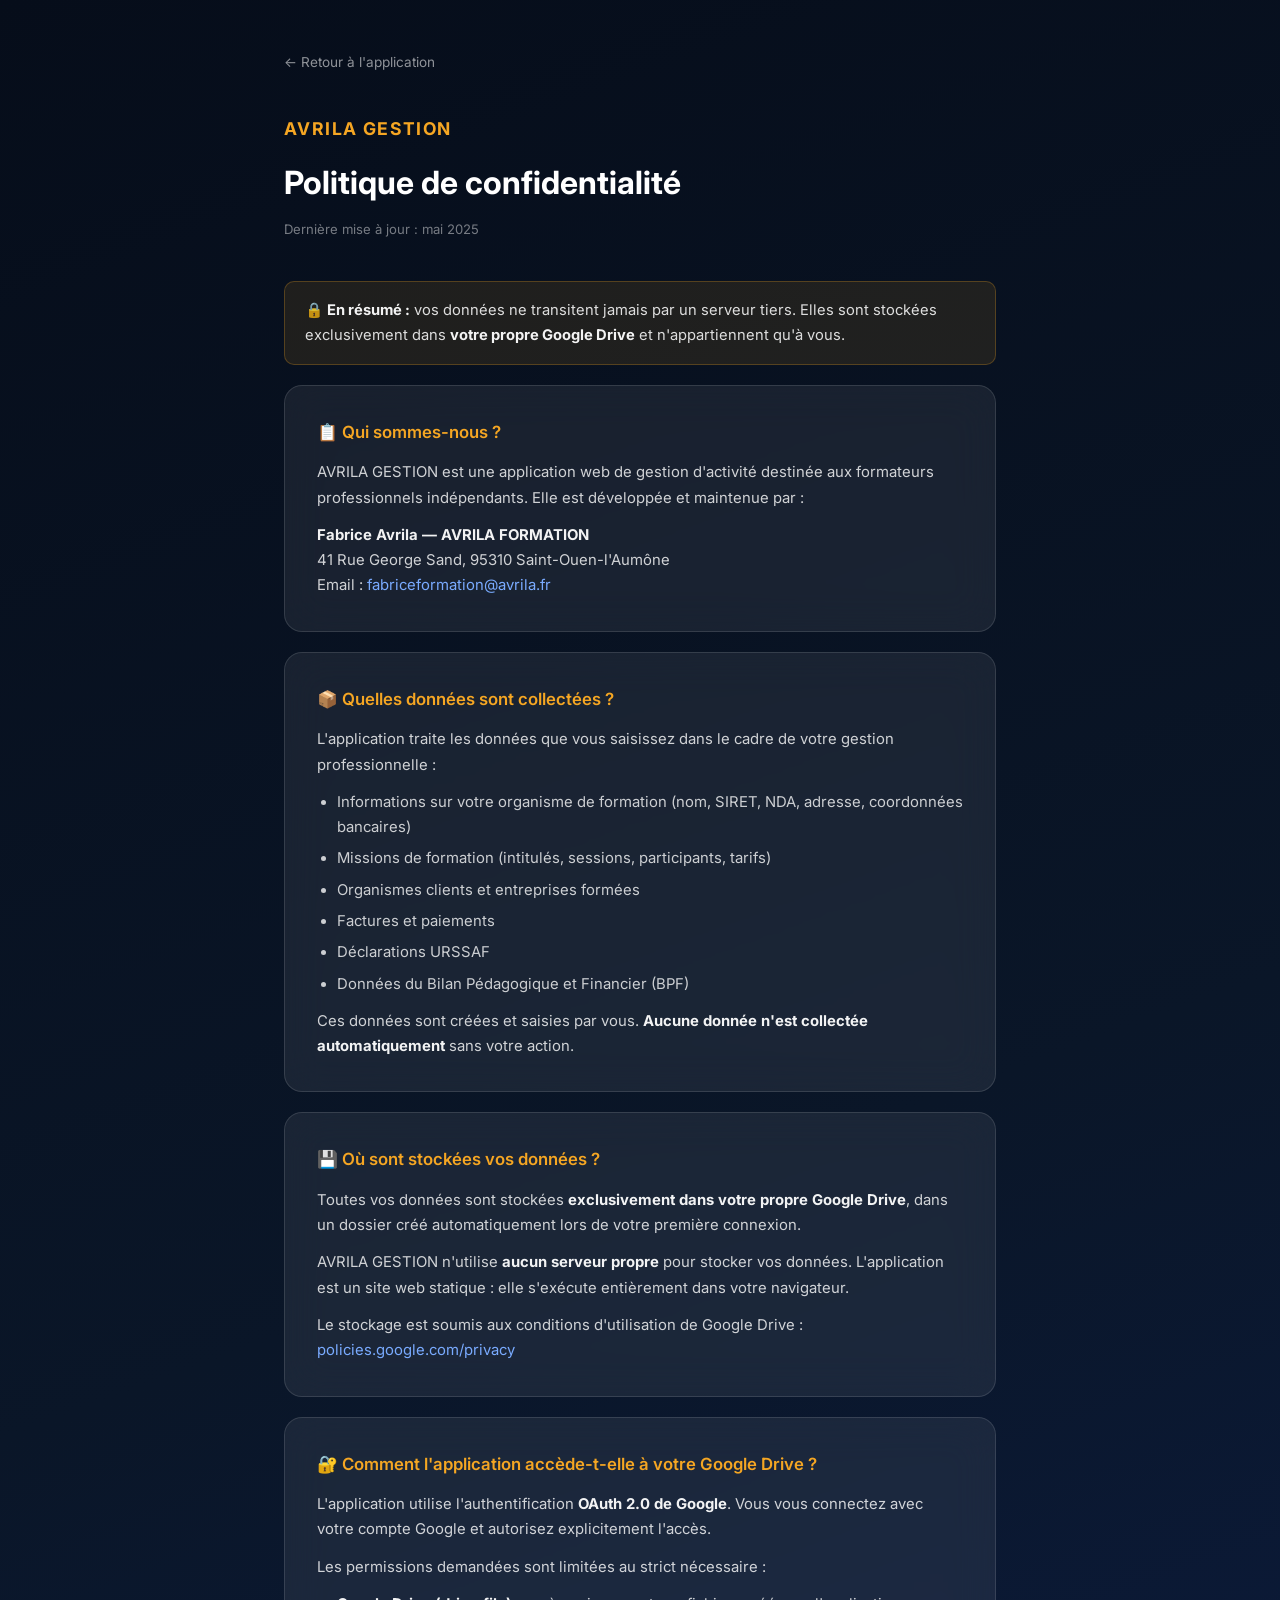
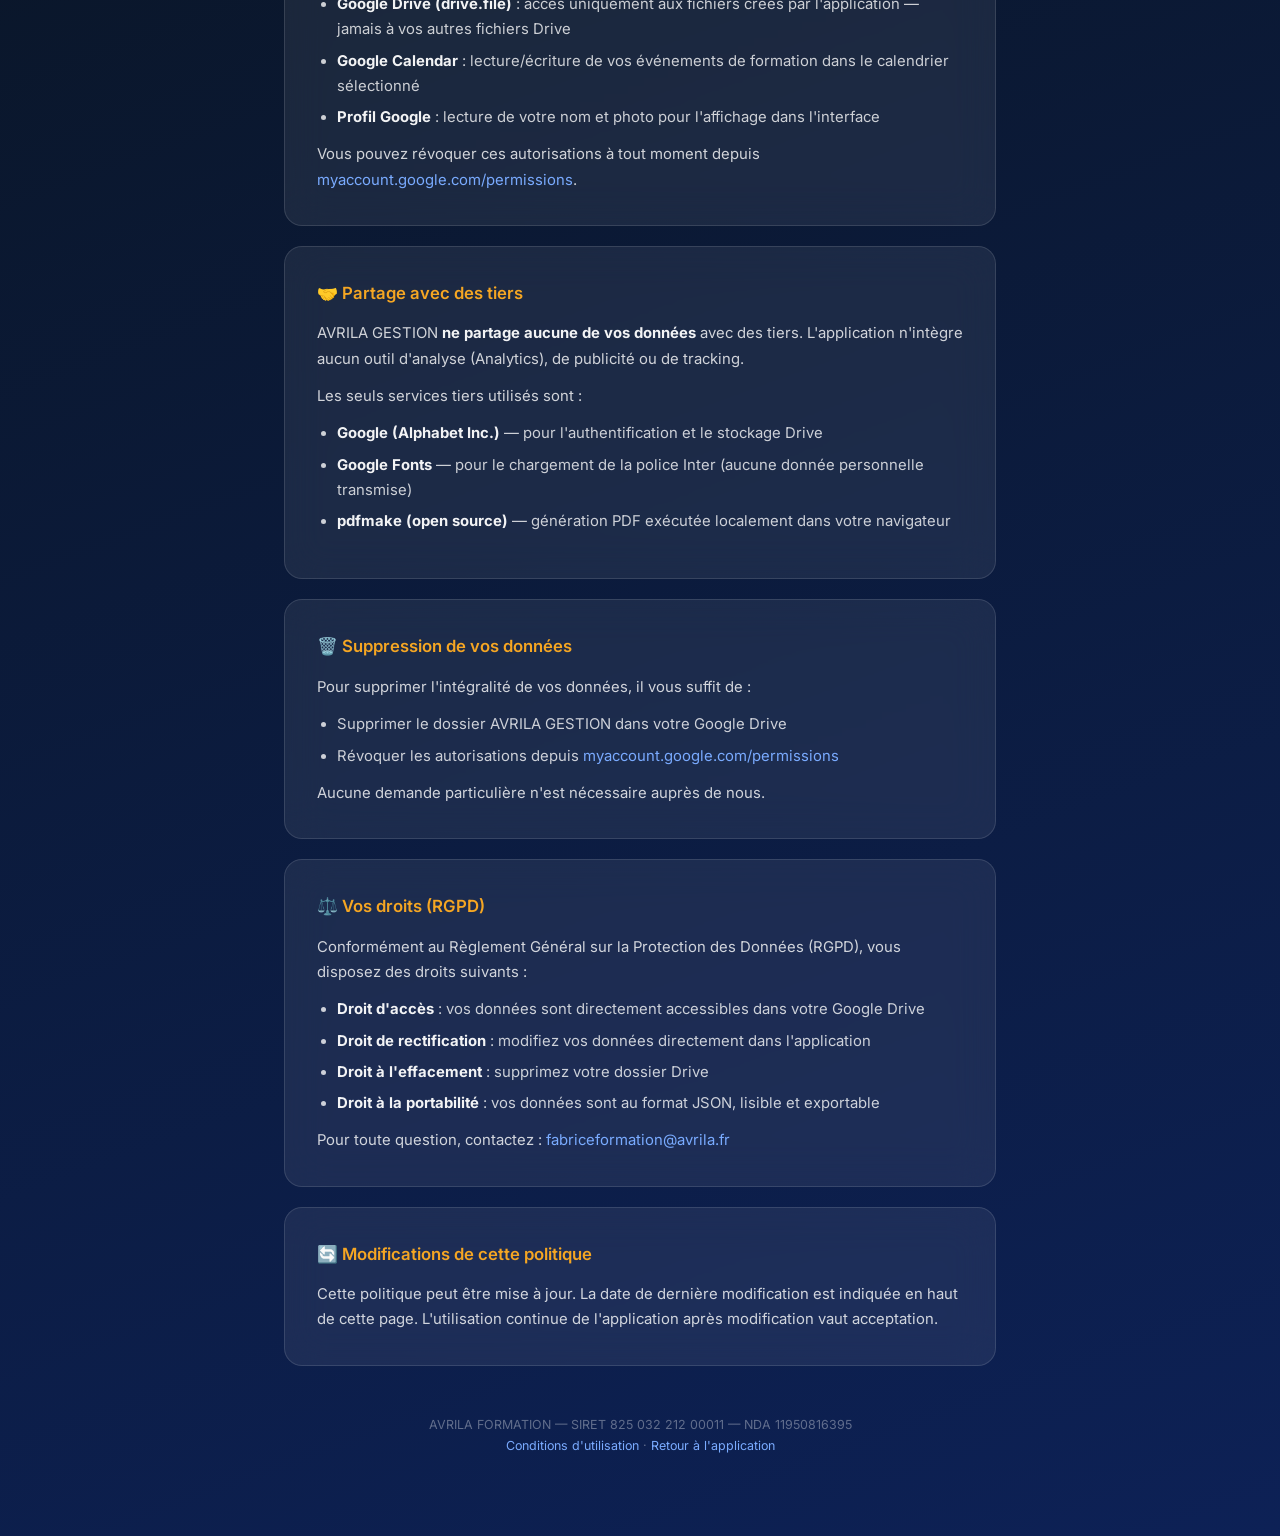
<file: privacy.html>
<!DOCTYPE html>
<html lang="fr">
<head>
  <meta charset="UTF-8">
  <meta name="viewport" content="width=device-width, initial-scale=1.0">
  <meta name="theme-color" content="#1B3A8C">
  <title>Politique de confidentialité — AVRILA GESTION</title>
  <link rel="preconnect" href="https://fonts.googleapis.com">
  <link href="https://fonts.googleapis.com/css2?family=Inter:wght@300;400;500;600;700&display=swap" rel="stylesheet">
  <style>
    *, *::before, *::after { box-sizing: border-box; margin: 0; padding: 0; }
    body {
      font-family: 'Inter', -apple-system, BlinkMacSystemFont, sans-serif;
      background: linear-gradient(160deg, #060d1a 0%, #0a1628 40%, #0d2156 100%);
      color: rgba(255,255,255,0.92);
      min-height: 100vh;
      line-height: 1.7;
    }
    .page {
      max-width: 760px;
      margin: 0 auto;
      padding: 48px 24px 80px;
    }
    .back-link {
      display: inline-flex;
      align-items: center;
      gap: 8px;
      color: rgba(255,255,255,0.55);
      text-decoration: none;
      font-size: 0.85rem;
      margin-bottom: 40px;
      transition: color 0.2s;
    }
    .back-link:hover { color: rgba(255,255,255,0.9); }
    .brand {
      display: flex;
      align-items: center;
      gap: 14px;
      margin-bottom: 12px;
    }
    .brand-name {
      font-size: 1.1rem;
      font-weight: 700;
      letter-spacing: 0.08em;
      color: #F5A623;
    }
    h1 {
      font-size: 2rem;
      font-weight: 700;
      margin-bottom: 8px;
      color: #fff;
    }
    .date-update {
      font-size: 0.82rem;
      color: rgba(255,255,255,0.45);
      margin-bottom: 40px;
    }
    .card {
      background: rgba(255,255,255,0.07);
      border: 1px solid rgba(255,255,255,0.12);
      border-radius: 18px;
      padding: 32px;
      margin-bottom: 20px;
      backdrop-filter: blur(20px);
    }
    h2 {
      font-size: 1.05rem;
      font-weight: 600;
      color: #F5A623;
      margin-bottom: 14px;
      display: flex;
      align-items: center;
      gap: 8px;
    }
    p { color: rgba(255,255,255,0.80); margin-bottom: 12px; font-size: 0.93rem; }
    p:last-child { margin-bottom: 0; }
    ul { margin: 10px 0 12px 20px; }
    li { color: rgba(255,255,255,0.78); font-size: 0.93rem; margin-bottom: 6px; }
    strong { color: rgba(255,255,255,0.95); }
    a { color: #7aabff; text-decoration: none; }
    a:hover { text-decoration: underline; }
    .highlight {
      background: rgba(245,166,35,0.10);
      border: 1px solid rgba(245,166,35,0.25);
      border-radius: 10px;
      padding: 16px 20px;
      margin-bottom: 20px;
      font-size: 0.92rem;
      color: rgba(255,255,255,0.85);
    }
    footer {
      text-align: center;
      margin-top: 48px;
      font-size: 0.78rem;
      color: rgba(255,255,255,0.35);
    }
  </style>
</head>
<body>
  <div class="page">

    <a href="./index.html" class="back-link">← Retour à l'application</a>

    <div class="brand">
      <span class="brand-name">AVRILA GESTION</span>
    </div>
    <h1>Politique de confidentialité</h1>
    <p class="date-update">Dernière mise à jour : mai 2025</p>

    <div class="highlight">
      🔒 <strong>En résumé :</strong> vos données ne transitent jamais par un serveur tiers. Elles sont stockées exclusivement dans <strong>votre propre Google Drive</strong> et n'appartiennent qu'à vous.
    </div>

    <div class="card">
      <h2>📋 Qui sommes-nous ?</h2>
      <p>AVRILA GESTION est une application web de gestion d'activité destinée aux formateurs professionnels indépendants. Elle est développée et maintenue par :</p>
      <p><strong>Fabrice Avrila — AVRILA FORMATION</strong><br>
      41 Rue George Sand, 95310 Saint-Ouen-l'Aumône<br>
      Email : <a href="mailto:fabriceformation@avrila.fr">fabriceformation@avrila.fr</a></p>
    </div>

    <div class="card">
      <h2>📦 Quelles données sont collectées ?</h2>
      <p>L'application traite les données que vous saisissez dans le cadre de votre gestion professionnelle :</p>
      <ul>
        <li>Informations sur votre organisme de formation (nom, SIRET, NDA, adresse, coordonnées bancaires)</li>
        <li>Missions de formation (intitulés, sessions, participants, tarifs)</li>
        <li>Organismes clients et entreprises formées</li>
        <li>Factures et paiements</li>
        <li>Déclarations URSSAF</li>
        <li>Données du Bilan Pédagogique et Financier (BPF)</li>
      </ul>
      <p>Ces données sont créées et saisies par vous. <strong>Aucune donnée n'est collectée automatiquement</strong> sans votre action.</p>
    </div>

    <div class="card">
      <h2>💾 Où sont stockées vos données ?</h2>
      <p>Toutes vos données sont stockées <strong>exclusivement dans votre propre Google Drive</strong>, dans un dossier créé automatiquement lors de votre première connexion.</p>
      <p>AVRILA GESTION n'utilise <strong>aucun serveur propre</strong> pour stocker vos données. L'application est un site web statique : elle s'exécute entièrement dans votre navigateur.</p>
      <p>Le stockage est soumis aux conditions d'utilisation de Google Drive : <a href="https://policies.google.com/privacy" target="_blank">policies.google.com/privacy</a></p>
    </div>

    <div class="card">
      <h2>🔐 Comment l'application accède-t-elle à votre Google Drive ?</h2>
      <p>L'application utilise l'authentification <strong>OAuth 2.0 de Google</strong>. Vous vous connectez avec votre compte Google et autorisez explicitement l'accès.</p>
      <p>Les permissions demandées sont limitées au strict nécessaire :</p>
      <ul>
        <li><strong>Google Drive (drive.file)</strong> : accès uniquement aux fichiers créés par l'application — jamais à vos autres fichiers Drive</li>
        <li><strong>Google Calendar</strong> : lecture/écriture de vos événements de formation dans le calendrier sélectionné</li>
        <li><strong>Profil Google</strong> : lecture de votre nom et photo pour l'affichage dans l'interface</li>
      </ul>
      <p>Vous pouvez révoquer ces autorisations à tout moment depuis <a href="https://myaccount.google.com/permissions" target="_blank">myaccount.google.com/permissions</a>.</p>
    </div>

    <div class="card">
      <h2>🤝 Partage avec des tiers</h2>
      <p>AVRILA GESTION <strong>ne partage aucune de vos données</strong> avec des tiers. L'application n'intègre aucun outil d'analyse (Analytics), de publicité ou de tracking.</p>
      <p>Les seuls services tiers utilisés sont :</p>
      <ul>
        <li><strong>Google (Alphabet Inc.)</strong> — pour l'authentification et le stockage Drive</li>
        <li><strong>Google Fonts</strong> — pour le chargement de la police Inter (aucune donnée personnelle transmise)</li>
        <li><strong>pdfmake (open source)</strong> — génération PDF exécutée localement dans votre navigateur</li>
      </ul>
    </div>

    <div class="card">
      <h2>🗑️ Suppression de vos données</h2>
      <p>Pour supprimer l'intégralité de vos données, il vous suffit de :</p>
      <ul>
        <li>Supprimer le dossier AVRILA GESTION dans votre Google Drive</li>
        <li>Révoquer les autorisations depuis <a href="https://myaccount.google.com/permissions" target="_blank">myaccount.google.com/permissions</a></li>
      </ul>
      <p>Aucune demande particulière n'est nécessaire auprès de nous.</p>
    </div>

    <div class="card">
      <h2>⚖️ Vos droits (RGPD)</h2>
      <p>Conformément au Règlement Général sur la Protection des Données (RGPD), vous disposez des droits suivants :</p>
      <ul>
        <li><strong>Droit d'accès</strong> : vos données sont directement accessibles dans votre Google Drive</li>
        <li><strong>Droit de rectification</strong> : modifiez vos données directement dans l'application</li>
        <li><strong>Droit à l'effacement</strong> : supprimez votre dossier Drive</li>
        <li><strong>Droit à la portabilité</strong> : vos données sont au format JSON, lisible et exportable</li>
      </ul>
      <p>Pour toute question, contactez : <a href="mailto:fabriceformation@avrila.fr">fabriceformation@avrila.fr</a></p>
    </div>

    <div class="card">
      <h2>🔄 Modifications de cette politique</h2>
      <p>Cette politique peut être mise à jour. La date de dernière modification est indiquée en haut de cette page. L'utilisation continue de l'application après modification vaut acceptation.</p>
    </div>

    <footer>
      AVRILA FORMATION — SIRET 825 032 212 00011 — NDA 11950816395<br>
      <a href="./terms.html">Conditions d'utilisation</a> · <a href="./index.html">Retour à l'application</a>
    </footer>

  </div>
</body>
</html>
</file>
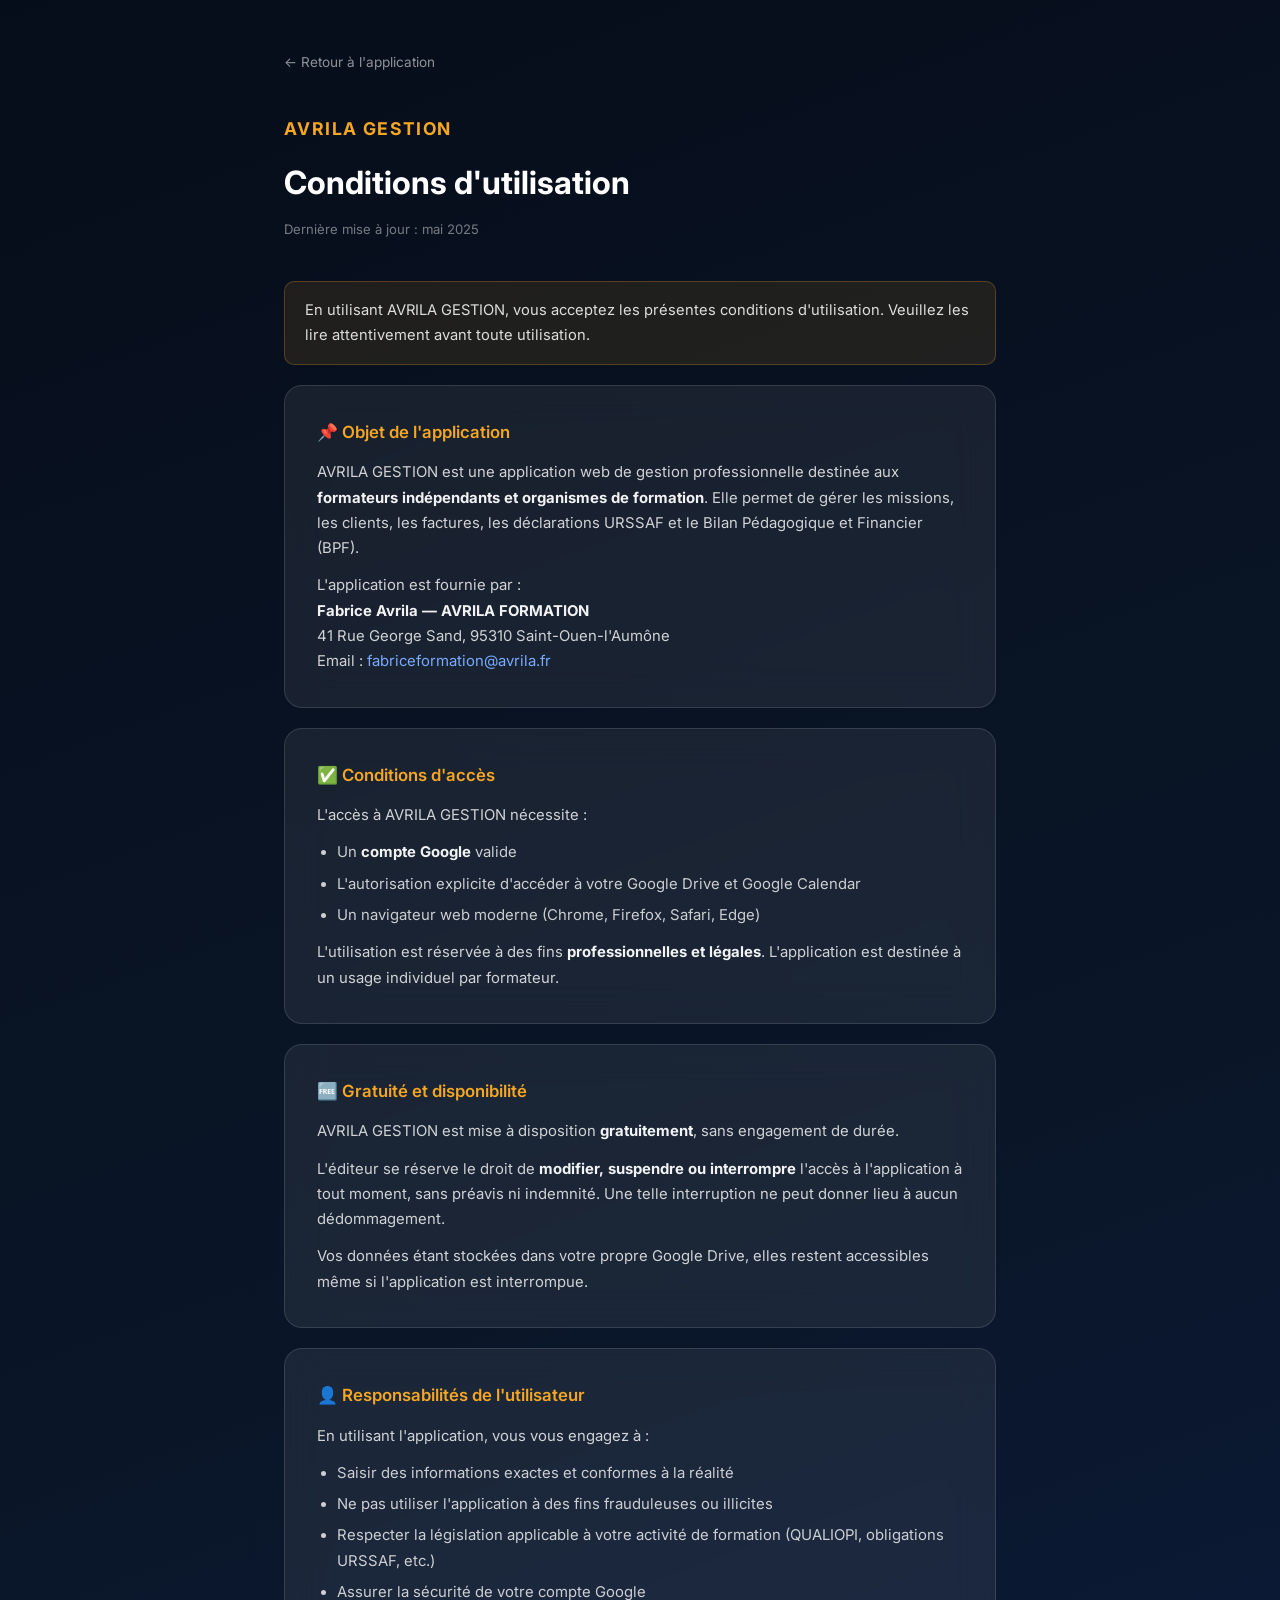
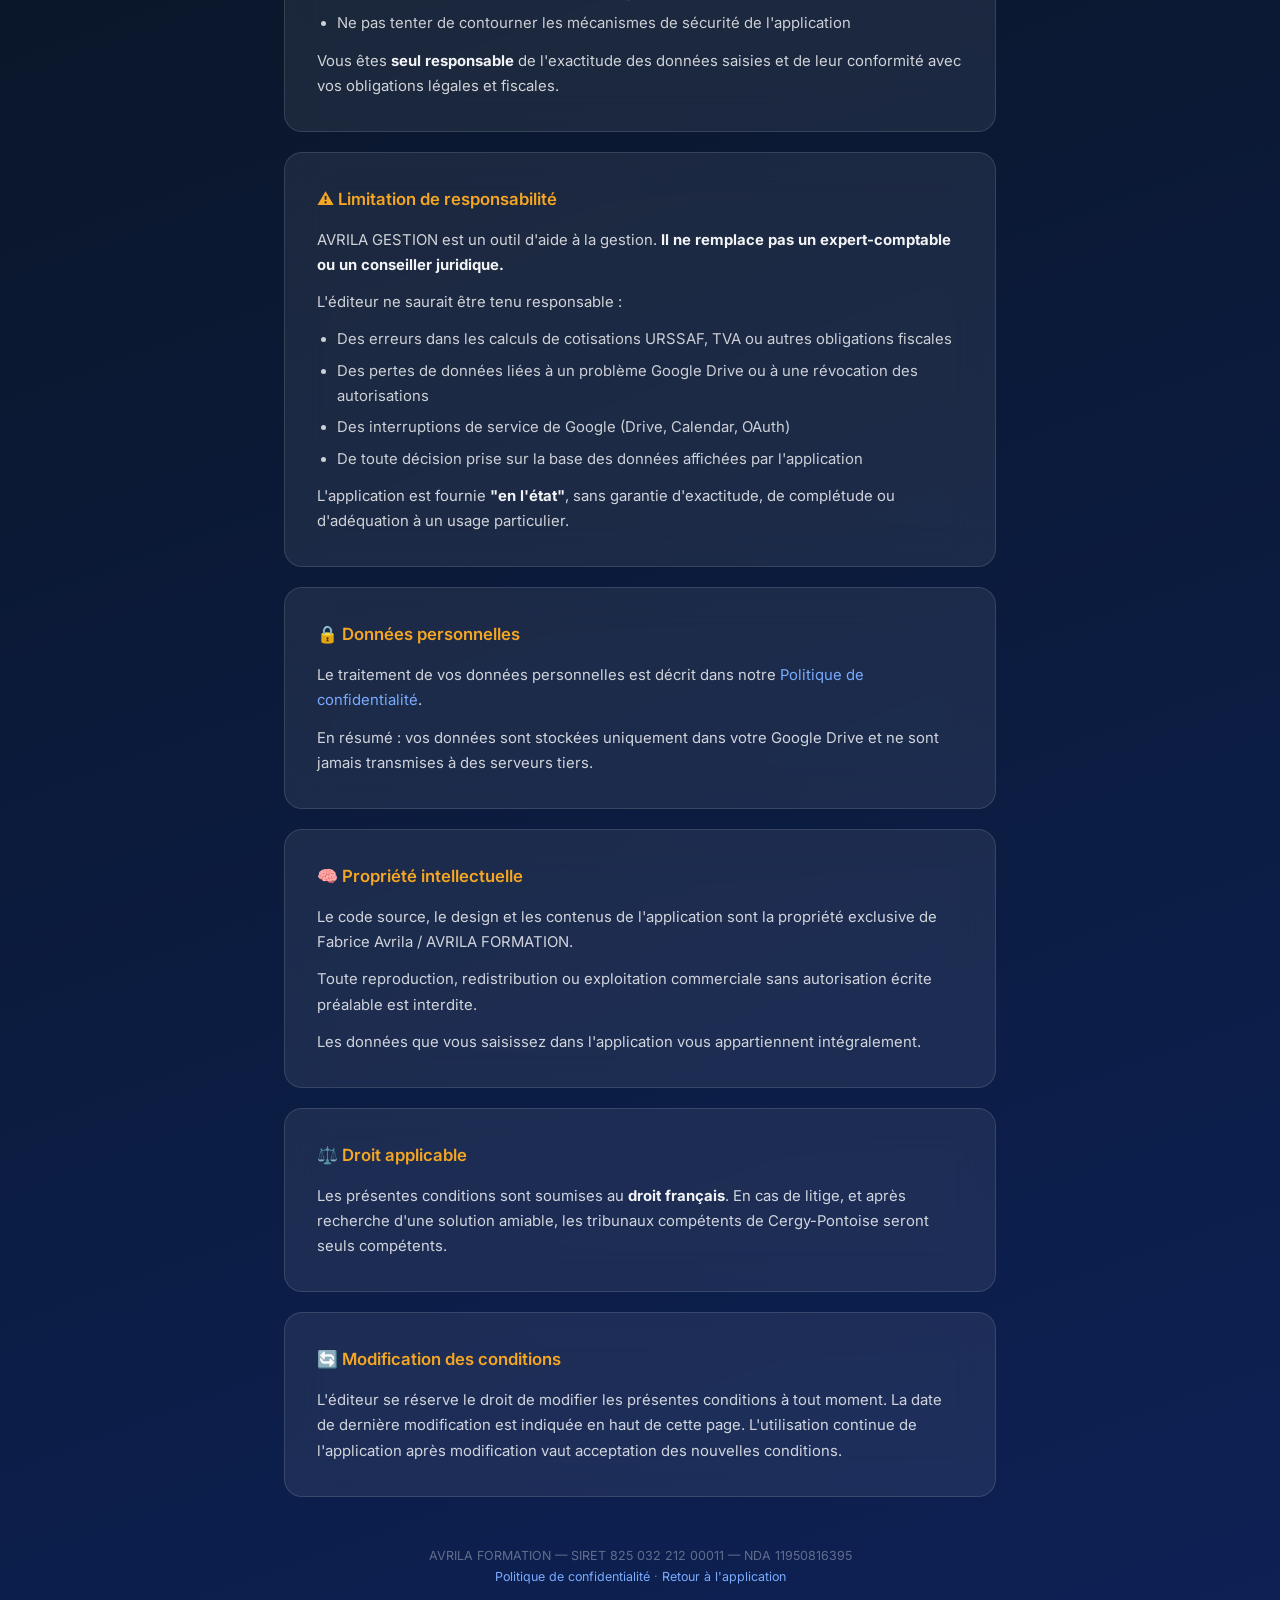
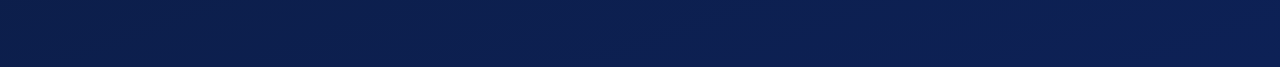
<file: terms.html>
<!DOCTYPE html>
<html lang="fr">
<head>
  <meta charset="UTF-8">
  <meta name="viewport" content="width=device-width, initial-scale=1.0">
  <meta name="theme-color" content="#1B3A8C">
  <title>Conditions d'utilisation — AVRILA GESTION</title>
  <link rel="preconnect" href="https://fonts.googleapis.com">
  <link href="https://fonts.googleapis.com/css2?family=Inter:wght@300;400;500;600;700&display=swap" rel="stylesheet">
  <style>
    *, *::before, *::after { box-sizing: border-box; margin: 0; padding: 0; }
    body {
      font-family: 'Inter', -apple-system, BlinkMacSystemFont, sans-serif;
      background: linear-gradient(160deg, #060d1a 0%, #0a1628 40%, #0d2156 100%);
      color: rgba(255,255,255,0.92);
      min-height: 100vh;
      line-height: 1.7;
    }
    .page {
      max-width: 760px;
      margin: 0 auto;
      padding: 48px 24px 80px;
    }
    .back-link {
      display: inline-flex;
      align-items: center;
      gap: 8px;
      color: rgba(255,255,255,0.55);
      text-decoration: none;
      font-size: 0.85rem;
      margin-bottom: 40px;
      transition: color 0.2s;
    }
    .back-link:hover { color: rgba(255,255,255,0.9); }
    .brand-name {
      font-size: 1.1rem;
      font-weight: 700;
      letter-spacing: 0.08em;
      color: #F5A623;
      margin-bottom: 12px;
    }
    h1 {
      font-size: 2rem;
      font-weight: 700;
      margin-bottom: 8px;
      color: #fff;
    }
    .date-update {
      font-size: 0.82rem;
      color: rgba(255,255,255,0.45);
      margin-bottom: 40px;
    }
    .card {
      background: rgba(255,255,255,0.07);
      border: 1px solid rgba(255,255,255,0.12);
      border-radius: 18px;
      padding: 32px;
      margin-bottom: 20px;
      backdrop-filter: blur(20px);
    }
    h2 {
      font-size: 1.05rem;
      font-weight: 600;
      color: #F5A623;
      margin-bottom: 14px;
    }
    p { color: rgba(255,255,255,0.80); margin-bottom: 12px; font-size: 0.93rem; }
    p:last-child { margin-bottom: 0; }
    ul { margin: 10px 0 12px 20px; }
    li { color: rgba(255,255,255,0.78); font-size: 0.93rem; margin-bottom: 6px; }
    strong { color: rgba(255,255,255,0.95); }
    a { color: #7aabff; text-decoration: none; }
    a:hover { text-decoration: underline; }
    .highlight {
      background: rgba(245,166,35,0.10);
      border: 1px solid rgba(245,166,35,0.25);
      border-radius: 10px;
      padding: 16px 20px;
      margin-bottom: 20px;
      font-size: 0.92rem;
      color: rgba(255,255,255,0.85);
    }
    footer {
      text-align: center;
      margin-top: 48px;
      font-size: 0.78rem;
      color: rgba(255,255,255,0.35);
    }
  </style>
</head>
<body>
  <div class="page">

    <a href="./index.html" class="back-link">← Retour à l'application</a>

    <div class="brand-name">AVRILA GESTION</div>
    <h1>Conditions d'utilisation</h1>
    <p class="date-update">Dernière mise à jour : mai 2025</p>

    <div class="highlight">
      En utilisant AVRILA GESTION, vous acceptez les présentes conditions d'utilisation. Veuillez les lire attentivement avant toute utilisation.
    </div>

    <div class="card">
      <h2>📌 Objet de l'application</h2>
      <p>AVRILA GESTION est une application web de gestion professionnelle destinée aux <strong>formateurs indépendants et organismes de formation</strong>. Elle permet de gérer les missions, les clients, les factures, les déclarations URSSAF et le Bilan Pédagogique et Financier (BPF).</p>
      <p>L'application est fournie par :<br>
      <strong>Fabrice Avrila — AVRILA FORMATION</strong><br>
      41 Rue George Sand, 95310 Saint-Ouen-l'Aumône<br>
      Email : <a href="mailto:fabriceformation@avrila.fr">fabriceformation@avrila.fr</a></p>
    </div>

    <div class="card">
      <h2>✅ Conditions d'accès</h2>
      <p>L'accès à AVRILA GESTION nécessite :</p>
      <ul>
        <li>Un <strong>compte Google</strong> valide</li>
        <li>L'autorisation explicite d'accéder à votre Google Drive et Google Calendar</li>
        <li>Un navigateur web moderne (Chrome, Firefox, Safari, Edge)</li>
      </ul>
      <p>L'utilisation est réservée à des fins <strong>professionnelles et légales</strong>. L'application est destinée à un usage individuel par formateur.</p>
    </div>

    <div class="card">
      <h2>🆓 Gratuité et disponibilité</h2>
      <p>AVRILA GESTION est mise à disposition <strong>gratuitement</strong>, sans engagement de durée.</p>
      <p>L'éditeur se réserve le droit de <strong>modifier, suspendre ou interrompre</strong> l'accès à l'application à tout moment, sans préavis ni indemnité. Une telle interruption ne peut donner lieu à aucun dédommagement.</p>
      <p>Vos données étant stockées dans votre propre Google Drive, elles restent accessibles même si l'application est interrompue.</p>
    </div>

    <div class="card">
      <h2>👤 Responsabilités de l'utilisateur</h2>
      <p>En utilisant l'application, vous vous engagez à :</p>
      <ul>
        <li>Saisir des informations exactes et conformes à la réalité</li>
        <li>Ne pas utiliser l'application à des fins frauduleuses ou illicites</li>
        <li>Respecter la législation applicable à votre activité de formation (QUALIOPI, obligations URSSAF, etc.)</li>
        <li>Assurer la sécurité de votre compte Google</li>
        <li>Ne pas tenter de contourner les mécanismes de sécurité de l'application</li>
      </ul>
      <p>Vous êtes <strong>seul responsable</strong> de l'exactitude des données saisies et de leur conformité avec vos obligations légales et fiscales.</p>
    </div>

    <div class="card">
      <h2>⚠️ Limitation de responsabilité</h2>
      <p>AVRILA GESTION est un outil d'aide à la gestion. <strong>Il ne remplace pas un expert-comptable ou un conseiller juridique.</strong></p>
      <p>L'éditeur ne saurait être tenu responsable :</p>
      <ul>
        <li>Des erreurs dans les calculs de cotisations URSSAF, TVA ou autres obligations fiscales</li>
        <li>Des pertes de données liées à un problème Google Drive ou à une révocation des autorisations</li>
        <li>Des interruptions de service de Google (Drive, Calendar, OAuth)</li>
        <li>De toute décision prise sur la base des données affichées par l'application</li>
      </ul>
      <p>L'application est fournie <strong>"en l'état"</strong>, sans garantie d'exactitude, de complétude ou d'adéquation à un usage particulier.</p>
    </div>

    <div class="card">
      <h2>🔒 Données personnelles</h2>
      <p>Le traitement de vos données personnelles est décrit dans notre <a href="./privacy.html">Politique de confidentialité</a>.</p>
      <p>En résumé : vos données sont stockées uniquement dans votre Google Drive et ne sont jamais transmises à des serveurs tiers.</p>
    </div>

    <div class="card">
      <h2>🧠 Propriété intellectuelle</h2>
      <p>Le code source, le design et les contenus de l'application sont la propriété exclusive de Fabrice Avrila / AVRILA FORMATION.</p>
      <p>Toute reproduction, redistribution ou exploitation commerciale sans autorisation écrite préalable est interdite.</p>
      <p>Les données que vous saisissez dans l'application vous appartiennent intégralement.</p>
    </div>

    <div class="card">
      <h2>⚖️ Droit applicable</h2>
      <p>Les présentes conditions sont soumises au <strong>droit français</strong>. En cas de litige, et après recherche d'une solution amiable, les tribunaux compétents de Cergy-Pontoise seront seuls compétents.</p>
    </div>

    <div class="card">
      <h2>🔄 Modification des conditions</h2>
      <p>L'éditeur se réserve le droit de modifier les présentes conditions à tout moment. La date de dernière modification est indiquée en haut de cette page. L'utilisation continue de l'application après modification vaut acceptation des nouvelles conditions.</p>
    </div>

    <footer>
      AVRILA FORMATION — SIRET 825 032 212 00011 — NDA 11950816395<br>
      <a href="./privacy.html">Politique de confidentialité</a> · <a href="./index.html">Retour à l'application</a>
    </footer>

  </div>
</body>
</html>
</file>
